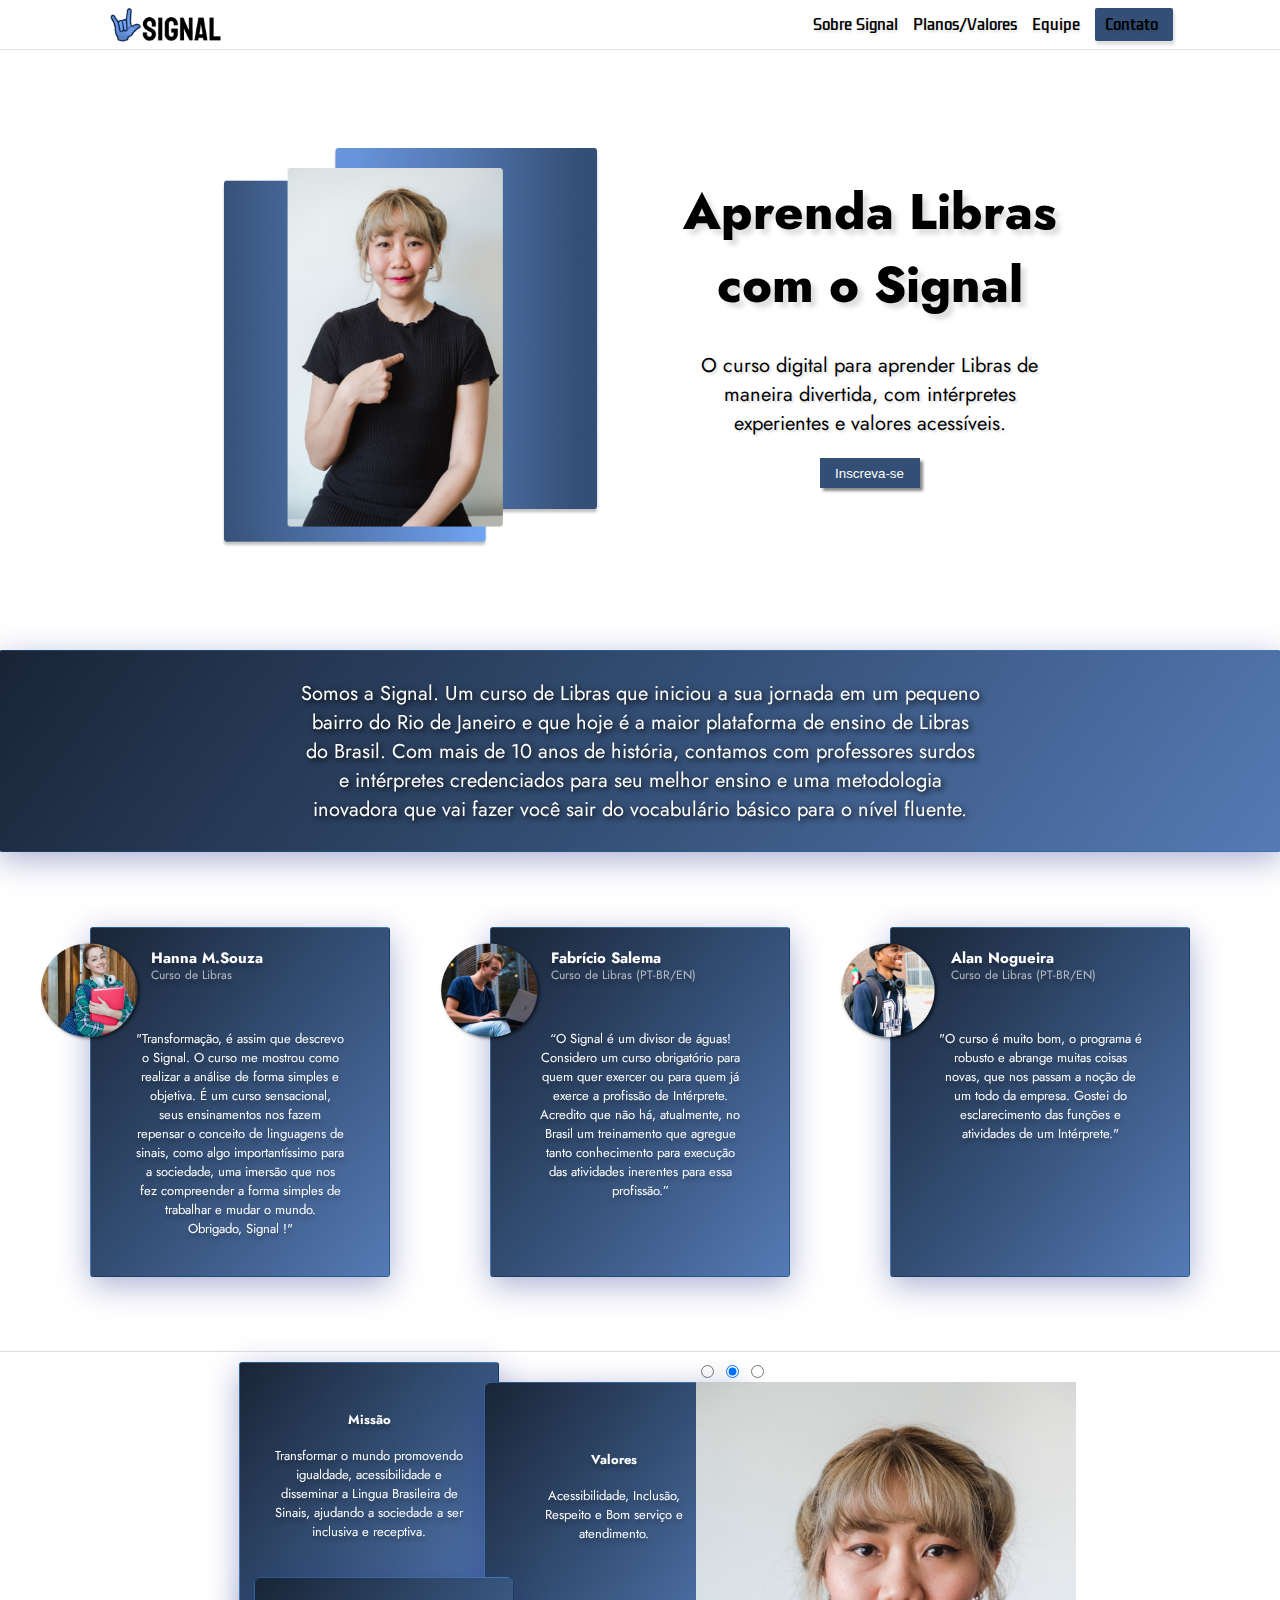
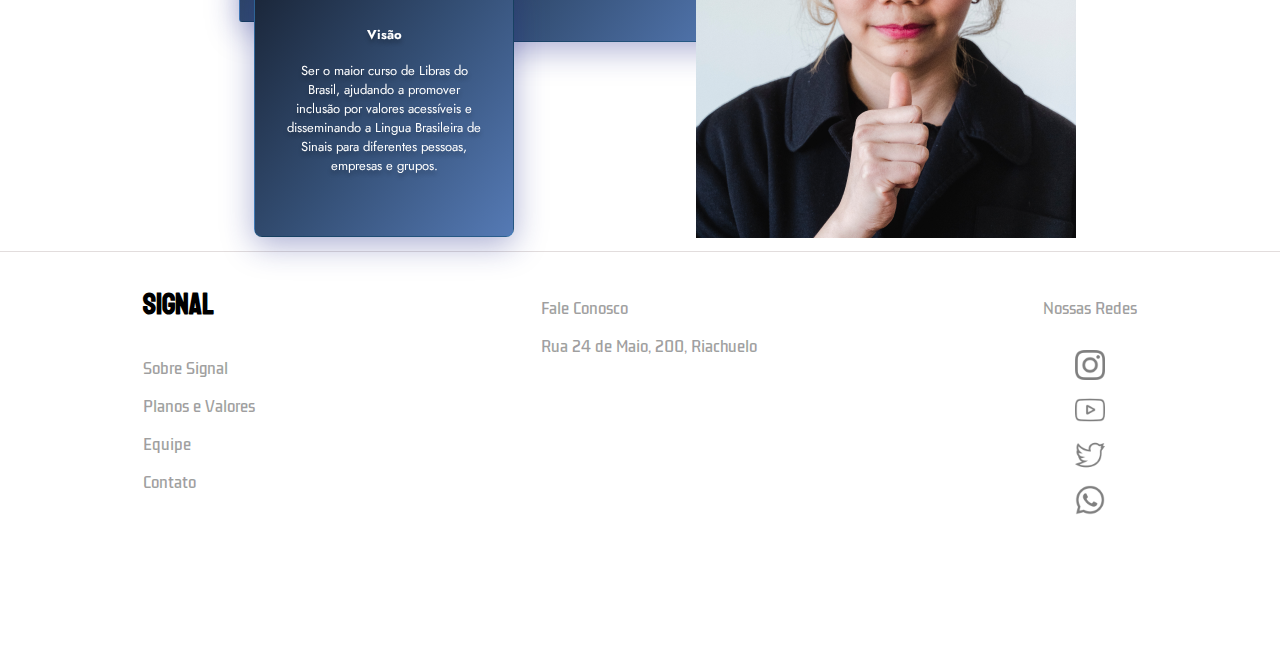
<file: index.html>
<!DOCTYPE html>
<html lang="pt-br">

<head>
  <meta charset="UTF-8" />
  <meta http-equiv="X-UA-Compatible" content="IE=edge" />
  <meta name="viewport" content="width=device-width, initial-scale=1.0" />
  <title>Signal</title>
  <link rel="stylesheet" href="./css/style.css" />
  <link rel="shortcut icon" href="./img/favicon-32x32.png" type="image/x-icon">
  <style>
    @import url("https://fonts.googleapis.com/css2?family=Koulen&display=swap");
    @import url("https://fonts.googleapis.com/css2?family=Kdam+Thmor+Pro&display=swap");
    @import url("https://fonts.googleapis.com/css2?family=Jost:wght@400;500;600;800&display=swap");
  </style>
</head>

<body>
  <header>
    <!-- here goes de navbar of all the pages -->
    <nav>
      <a href="./index.html"><img src="./img/Logo.png" alt="logo" /></a>
      <ul id="menubox">
        <a href="index.html">
          <li>Sobre Signal</li>
        </a>
        <a href="./planoValores.html">
          <li>Planos/Valores</li>
        </a>
        <a href="./equipe.html">
          <li>Equipe</li>
        </a>
        <div id="contato">
          <a id="contatolink" href="./contato.html">
            <li>Contato</li>
          </a>
        </div>
      </ul>
    </nav>
  </header>

  <main id="conteudoprincipal">
    <!-- Section1 will receive photos and a small text -->
    <section id="secao1">
      <div>
        <img src="./img/fotos1.png" alt="fotointerprete" />
      </div>
      <div id="conteudo2">
        <h1>Aprenda Libras com o Signal</h1>
        <p>O curso digital para aprender Libras de maneira divertida, com
          intérpretes experientes e valores acessíveis.</p>
        <a href="./planoValores.html"><button class="button"> Inscreva-se</button></a>
      </div>
    </section>
    <section id="secao2">
      <!-- Section2 will a small text -->
      <p>Somos a Signal. Um curso de Libras que iniciou a sua jornada em um
        pequeno bairro do Rio de Janeiro e que hoje é a maior plataforma de
        ensino de Libras do Brasil. Com mais de 10 anos de história, contamos
        com professores surdos e intérpretes credenciados para seu melhor
        ensino e uma metodologia inovadora que vai fazer você sair do
        vocabulário básico para o nível fluente.</p>
    </section>
    <section id="secao3">
      <!-- Section3 will receive cards with student's comments -->
      <div id="card1">
        <div class="imgstudent">
          <img src="./img/fotocoment1.png" alt="foto de perfil do aluno" />
        </div>
        <div class="infostudent">
          <h4>Hanna M.Souza</h4>
          <p>Curso de Libras</p>
        </div>
        <div class="commentstudent">
          <p>"Transformação, é assim que descrevo o Signal. O curso me mostrou como realizar a análise de forma simples
            e
            objetiva. É um curso sensacional, seus ensinamentos nos fazem repensar o conceito de linguagens de sinais,
            como algo importantíssimo para a sociedade, uma imersão que nos fez compreender a forma simples de trabalhar
            e mudar o mundo.
            Obrigado, Signal !"

          </p>
        </div>
      </div>
      <div id="card2">
        <div class="imgstudent">
          <img src="./img/fotocoment2.png" alt="foto de perfil do aluno2" />
        </div>
        <div class="infostudent">
          <h4>Fabrício Salema</h4>
          <p>Curso de Libras (PT-BR/EN)</p>
        </div>
        <div class="commentstudent">
          <p>“O Signal é um divisor de águas!
            Considero um curso obrigatório para quem quer exercer ou para quem já exerce a profissão de Intérprete.
            Acredito que não há, atualmente, no Brasil um treinamento que agregue tanto conhecimento para execução das
            atividades inerentes para essa profissão.”

          </p>
        </div>
      </div>
      <div id="card3">
        <div class="imgstudent">
          <img src="./img/fotocoment3.png" alt="foto de perfil do alunoe" />
        </div>
        <div class="infostudent">
          <h4>Alan Nogueira</h4>
          <p>Curso de Libras (PT-BR/EN)</p>
        </div>
        <div class="commentstudent">
          <p>"O curso é muito bom, o programa é robusto e abrange muitas coisas novas, que nos passam a noção de um todo
            da empresa. Gostei do esclarecimento das funções e atividades de um Intérprete."

          </p>
        </div>
      </div>
    </section>
    <section id="secao4">
      <!-- Section4 will receive photos and information about the business -->
      <div class="boxescontainer">
        <div class="boxescontent">
          <div class="box1">
            <div>
              <h4>Missão</h4>
              <p>
                Transformar o mundo promovendo igualdade, acessibilidade e disseminar a Lingua Brasileira de Sinais, ajudando a sociedade a ser inclusiva e receptiva.
              </p>
            </div>
          </div>
          <div class="box2">
            <div>
              <h4>Valores</h4>
              <p>
                Acessibilidade, Inclusão, Respeito e Bom serviço e atendimento.
              </p>
            </div>
          </div>
          <div class="box3">
            <div>
              <h4>Visão</h4>
              <p>
                Ser o maior curso de Libras do Brasil, ajudando a promover inclusão por valores acessíveis e disseminando a Lingua Brasileira de Sinais para diferentes pessoas, empresas e grupos.
              </p>
            </div>
          </div>
        </div>
      </div>
      <section class="slider">
        <input name="slide" type="radio" />
        <input name="slide" type="radio" checked />
        <input name="slide" type="radio" />
        <div class="slider-content">
          <div class="slider-item"><img src="./img/img41.png" alt="Foto de uma intérprete" /></div>
          <div class="slider-item"><img src="./img/img42.png" alt="Foto de uma intérprete" /></div>
          <div class="slider-item"> <img src="./img/img43.png" alt="Foto de uma intérprete" /></div>
        </div>
      </section>

  </main>
  <footer>
    <div id="footer1">
      <!-- here goes de footer of all the pages -->
      <h2>Signal</h2>
      <a href="./index.html">
        <h3>Sobre Signal</h3>
      </a>
      <a href="./planoValores.html">
        <h3>Planos e Valores</h3>
      </a>
      <a href="./equipe.html">
        <h3>Equipe</h3>
      </a>
      <a href="./contato.html">
        <h3>Contato</h3>
      </a>
    </div>
    <div id="footer2">
      <h3>Fale Conosco</h3>
      <h3>Rua 24 de Maio, 200, Riachuelo</h3>
      <iframe
        src="https://www.google.com/maps/embed?pb=!1m18!1m12!1m3!1d3675.3072256636356!2d-43.257257885034264!3d-22.902036385014235!2m3!1f0!2f0!3f0!3m2!1i1024!2i768!4f13.1!3m3!1m2!1s0x997dd457319835%3A0x8e00f824df6ef44a!2sR.%20Vinte%20e%20Quatro%20de%20Maio%2C%20400%20-%20Riachuelo%2C%20Rio%20de%20Janeiro%20-%20RJ%2C%2020950-090!5e0!3m2!1sen!2sbr!4v1663795627094!5m2!1sen!2sbr"
        width="200" height="200" style="border: 0" allowfullscreen="" loading="lazy"
        referrerpolicy="no-referrer-when-downgrade"></iframe>
    </div>
    <div id="footer3">
      <h3>Nossas Redes</h3>
      <img src="./img/instagram 1.png" alt="Logo Instagram">
      <img src="./img/youtube 1.png" alt="Logo Youtube">
      <img src="./img/twitter 1.png" alt="Logo Twitter">
      <img src="./img/whatsapp 1.png" alt="Logo Whatsapp">
    </div>
  </footer>
</body>

</html>
</file>
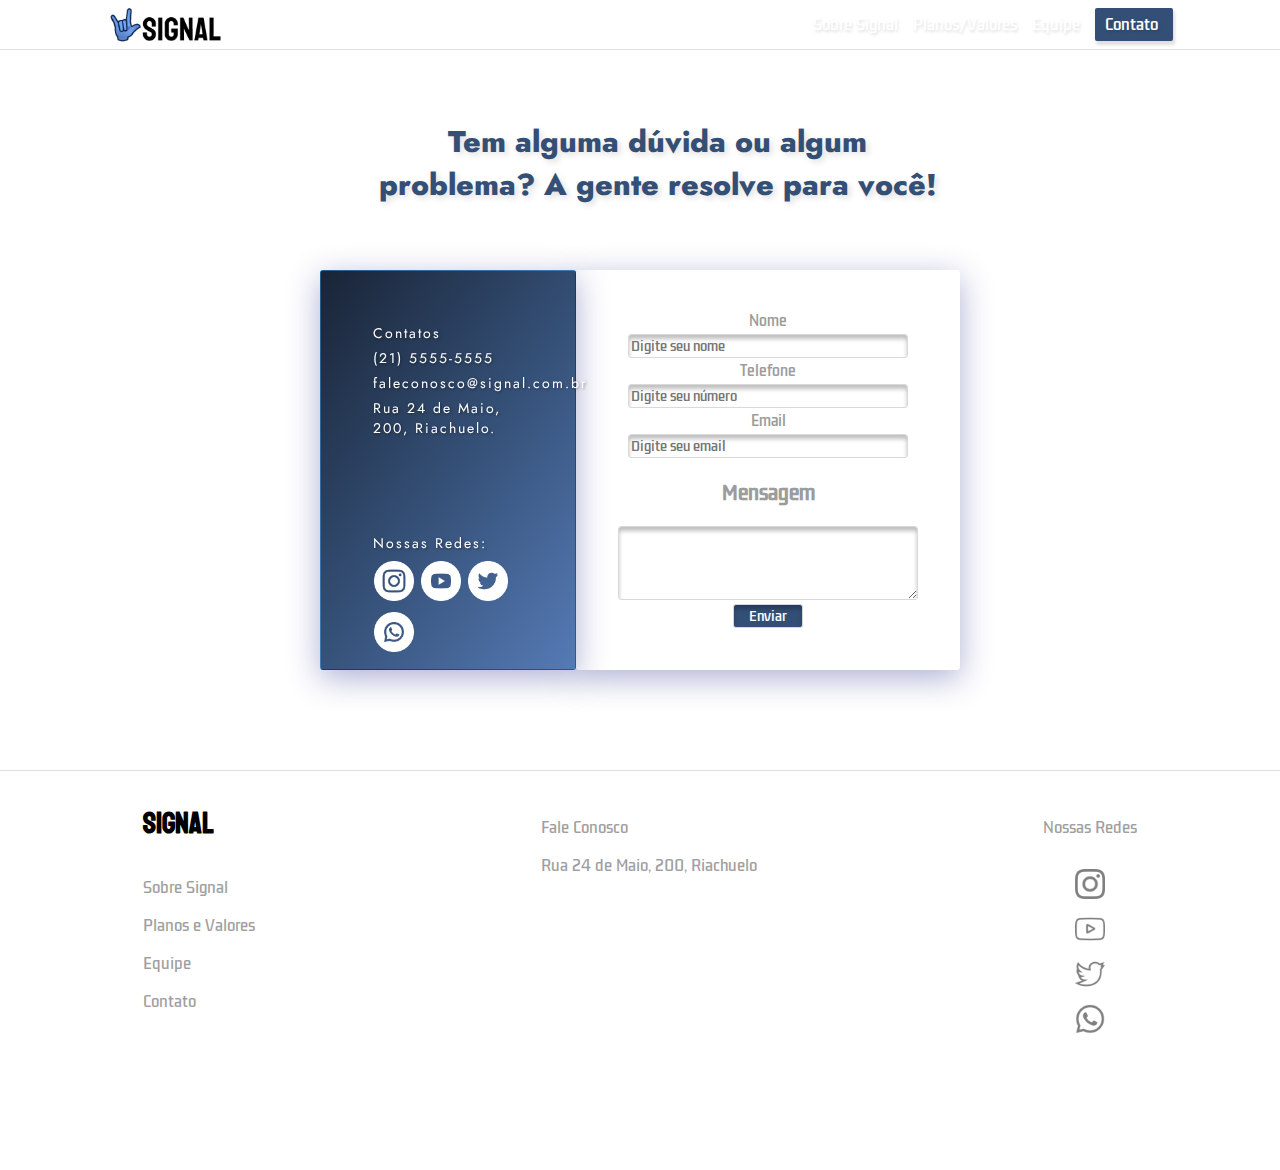
<file: contato.html>
<!DOCTYPE html>
<html lang="pt-br">

<head>
  <meta charset="UTF-8" />
  <meta http-equiv="X-UA-Compatible" content="IE=edge" />
  <meta name="viewport" content="width=device-width, initial-scale=1.0" />
  <title>Signal</title>
  <link rel="stylesheet" href="./css/styleContato.css" />
  <link rel="shortcut icon" href="/img/favicon-32x32.png" type="image/x-icon">

  <style>
    @import url("https://fonts.googleapis.com/css2?family=Koulen&display=swap");
    @import url("https://fonts.googleapis.com/css2?family=Kdam+Thmor+Pro&display=swap");
    @import url("https://fonts.googleapis.com/css2?family=Jost:wght@400;500;600;800&display=swap");
  </style>
  <script src="./js/script.js"></script>
</head>

<body>
  <header>
    <!-- here goes de navbar of all the pages -->
    <nav>
      <a href="./index.html"><img src="./img/Logo.png" alt="logo" /></a>
      <ul id="menubox">
        <a href="index.html">
          <li>Sobre Signal</li>
        </a>
        <a href="./planoValores.html">
          <li>Planos/Valores</li>
        </a>
        <a href="/equipe.html">
          <li>Equipe</li>
        </a>
        <div id="contato">
          <a id="contatolink" href="./contato.html">
            <li>Contato</li>
          </a>
        </div>
        </div>
      </ul>
    </nav>
  </header>

  <main>
    <h1 class="meu_h1">
      Tem alguma dúvida ou algum
      problema? A gente resolve para você!
    </h1>
    <section class="container">
      <div class="contatoss">
        <h4>Contatos</h4>
        <h4>(21) 5555-5555</h4>
        <h4>faleconosco@signal.com.br</h4>
        <h4>Rua 24 de Maio, 200, Riachuelo.</h4>
        <h4 class="nossasredes">Nossas Redes:</h4>
        <div class="redes">
          <img src="./img/instagram.png" alt="Logo Instagram" />
          <img src="./img/youtube.png" alt="Logo Youtube" />
          <img src="./img/twitter.png" alt="Logo Twitter" />
          <img src="./img/whatsapp.png" alt="Logo Whatsapp" />
        </div>
      </div>

      <div class="formulario">
        <form action="">
          <label>Nome</label>
          <input type="text" placeholder="Digite seu nome" id="vName" />
        </form>
        <form>
          <label>Telefone</label>
          <input type="tel" placeholder="Digite seu número" id="vTel" />
        </form>
        <form>
          <label>Email</label>
          <input type="text" placeholder="Digite seu email" id="vEmail" />
        </form>
        <h3>Mensagem</h3>
        <textarea cols="24" rows="5" id="vMessage"></textarea>
        <button type="submit" value="Enviar" onclick="validarCampos()" style="background: #344F75;
         color: white;
         width: 70px;
         height:30px;
         cursor:pointer;" />
        Enviar
        </button>

      </div>
    </section>
  </main>

  <footer>
    <div id="footer1">
      <!-- here goes de footer of all the pages -->
      <h2>Signal</h2>
      <a href="./index.html">
        <h3>Sobre Signal</h3>
      </a>
      <a href="./planoValores.html">
        <h3>Planos e Valores</h3>
      </a>
      <a href="./equipe.html">
        <h3>Equipe</h3>
      </a>
      <a href="./contato.html">
        <h3>Contato</h3>
      </a>
    </div>
    <div id="footer2">
      <h3>Fale Conosco</h3>
      <h3>Rua 24 de Maio, 200, Riachuelo</h3>
      <iframe
        src="https://www.google.com/maps/embed?pb=!1m18!1m12!1m3!1d3675.3072256636356!2d-43.257257885034264!3d-22.902036385014235!2m3!1f0!2f0!3f0!3m2!1i1024!2i768!4f13.1!3m3!1m2!1s0x997dd457319835%3A0x8e00f824df6ef44a!2sR.%20Vinte%20e%20Quatro%20de%20Maio%2C%20400%20-%20Riachuelo%2C%20Rio%20de%20Janeiro%20-%20RJ%2C%2020950-090!5e0!3m2!1sen!2sbr!4v1663795627094!5m2!1sen!2sbr"
        width="200" height="200" style="border: 0" allowfullscreen="" loading="lazy"
        referrerpolicy="no-referrer-when-downgrade"></iframe>
    </div>
    <div id="footer3">
      <h3>Nossas Redes</h3>
      <img src="./img/instagram 1.png" alt="Logo Instagram" />
      <img src="./img/youtube 1.png" alt="Logo Youtube" />
      <img src="./img/twitter 1.png" alt="Logo Twitter" />
      <img src="./img/whatsapp 1.png" alt="Logo Whatsapp" />
    </div>
  </footer>
</body>

</html>
</file>
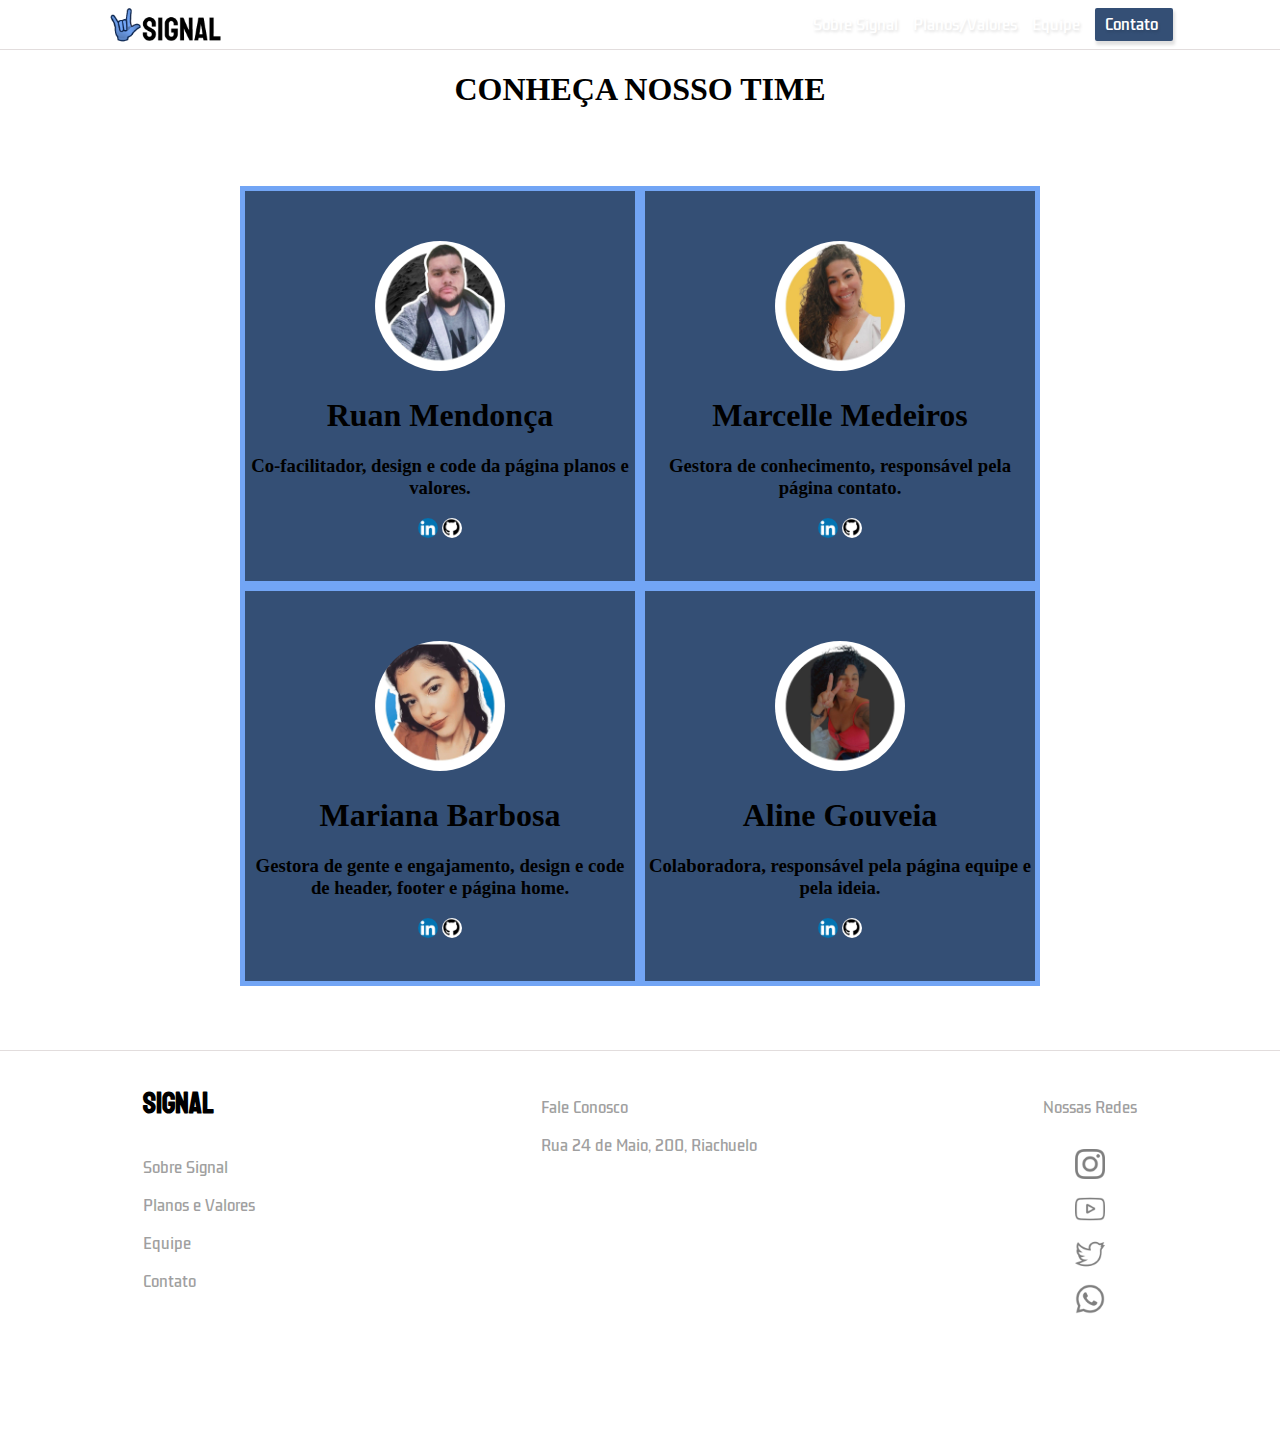
<file: equipe.html>
<!DOCTYPE html>
<html lang="pt-br">
<head>
    <meta charset="UTF-8">
    <meta http-equiv="X-UA-Compatible" content="IE=edge">
    <meta name="viewport" content="width=device-width, initial-scale=1.0">
    <link rel="stylesheet" href="./css/styleEquipe.css">
    <link rel="shortcut icon" href="./img/favicon-32x32.png" type="image/x-icon">

    <title>Signal</title>
    <style>
        @import url('https://fonts.googleapis.com/css2?family=Koulen&display=swap');
        @import url('https://fonts.googleapis.com/css2?family=Kdam+Thmor+Pro&display=swap');
        @import url('https://fonts.googleapis.com/css2?family=Jost:wght@400;500;600;800&display=swap');
    </style>
</head>
<body>
    <header>        <!-- here goes de navbar of all the pages --> 
        <nav>         
            <a href="./index.html"><img src="./img/Logo.png" alt="logo" /></a>
            <ul id="menubox">
                <a href="index.html">
                  <li>Sobre Signal</li>
                </a>
                <a href="./planoValores.html"><li>Planos/Valores</li></a>
                <a href="/equipe.html">
                  <li>Equipe</li>
                </a>
                <div id="contato">
                  <a id="contatolink" href="./contato.html">
                    <li>Contato</li>
                  </a>
                </div>
            </ul>
        </nav>
    </header>
    <main>
      <div class="titulo">
        <h1>CONHEÇA NOSSO TIME</h1>
    </div>
    <div class="div_geral">
    <div class="div_bloco_1">
    <div class="minha-div-ruan">
        <img src="./img/Ruan.jpg"
        width="130">
        <p><h1>Ruan Mendonça</h1></p>
        <h3>Co-facilitador, design e code da página planos e valores.</h3>
        <a href="www.linkedin.com/in/ruanmendonça">
            <img  class="icones"src="./img/LinkedIn_logo_initials.png">
        </a>
        <a href="www.github.com/ruanthow">
            <img class="icones" src="./img/github logo.jpg">
        </a>
        </div>
    
    <div class="minha-div-mariana">
        <img src="./img/mariana.jpg"
        width="130">
        <p><h1>Mariana Barbosa</h1></p>
        <h3>Gestora de gente e engajamento, design e code de header, footer e página home.</h3>
        <a href=" https://www.linkedin.com/in/mariana-barbosaa">
            <img  class="icones"src="./img/LinkedIn_logo_initials.png">
        </a>
      <a href="https://github.com/barbmariana">
        <img class="icones" src="./img/github logo.jpg">
    </a>
    </div>
    </div>
    
    <div class="div_bloco_2">
    <div class="minha-div-marcelle">
        <img src="./img/Macelle.jpg"
        width="130">
        <p><h1>Marcelle Medeiros</h1></p>
        <h3>Gestora de conhecimento, responsável pela página contato.</h3>
        <a href="https://www.linkedin.com/in/marcelle-medeiros-19809624a">
            <img  class="icones" src="./img/LinkedIn_logo_initials.png">
        </a>
        <a href="https://github.com/marcellemedeiros">
            <img  class="icones"src="./img/github logo.jpg">
        </a>
    </div>
    
    <div class="minha-div-aline">
        <img src="./img/aline.jpg"
        width="130">
     <p><h1>Aline Gouveia</h1></p>
     <h3>Colaboradora, responsável pela página equipe e pela ideia.</h3>
     <a href="https://www.linkedin.com/in/aline-gouveia-0197a8249/">
        <img  class="icones"src="./img/LinkedIn_logo_initials.png">
    </a>
    <a href="https://github.com/Alinegouveiarj">
        <img class="icones" src="./img/github logo.jpg">
    </a>
     </a>
    </div>
    </div>
     </div>
    </main>
    <footer>
        <div id="footer1">        <!-- here goes de footer of all the pages -->
            <h2>Signal</h2>
            <a href="./index.html">
              <h3>Sobre Signal</h3>
            </a>
            <a href="./planoValores.html">
              <h3>Planos e Valores</h3>
            </a>
            <a href="./equipe.html">
              <h3>Equipe</h3>
            </a>
            <a href="./contato.html">
              <h3>Contato</h3>
            </a>
          </div>
          <div id="footer2">
            <h3>Fale Conosco</h3>
            <h3>Rua 24 de Maio, 200, Riachuelo</h3>
            <iframe
              src="https://www.google.com/maps/embed?pb=!1m18!1m12!1m3!1d3675.3072256636356!2d-43.257257885034264!3d-22.902036385014235!2m3!1f0!2f0!3f0!3m2!1i1024!2i768!4f13.1!3m3!1m2!1s0x997dd457319835%3A0x8e00f824df6ef44a!2sR.%20Vinte%20e%20Quatro%20de%20Maio%2C%20400%20-%20Riachuelo%2C%20Rio%20de%20Janeiro%20-%20RJ%2C%2020950-090!5e0!3m2!1sen!2sbr!4v1663795627094!5m2!1sen!2sbr"
              width="200"
              height="200"
              style="border: 0"
              allowfullscreen=""
              loading="lazy"
              referrerpolicy="no-referrer-when-downgrade"
            ></iframe>
          </div>
          <div id="footer3">
            <h3>Nossas Redes</h3>
            <img src="./img/instagram 1.png" alt="Logo Instagram">
            <img src="./img/youtube 1.png" alt="Logo Youtube">
            <img src="./img/twitter 1.png" alt="Logo Twitter">
            <img src="./img/whatsapp 1.png" alt="Logo Whatsapp">
          </div>
    </footer>
</body>
</html>
</file>
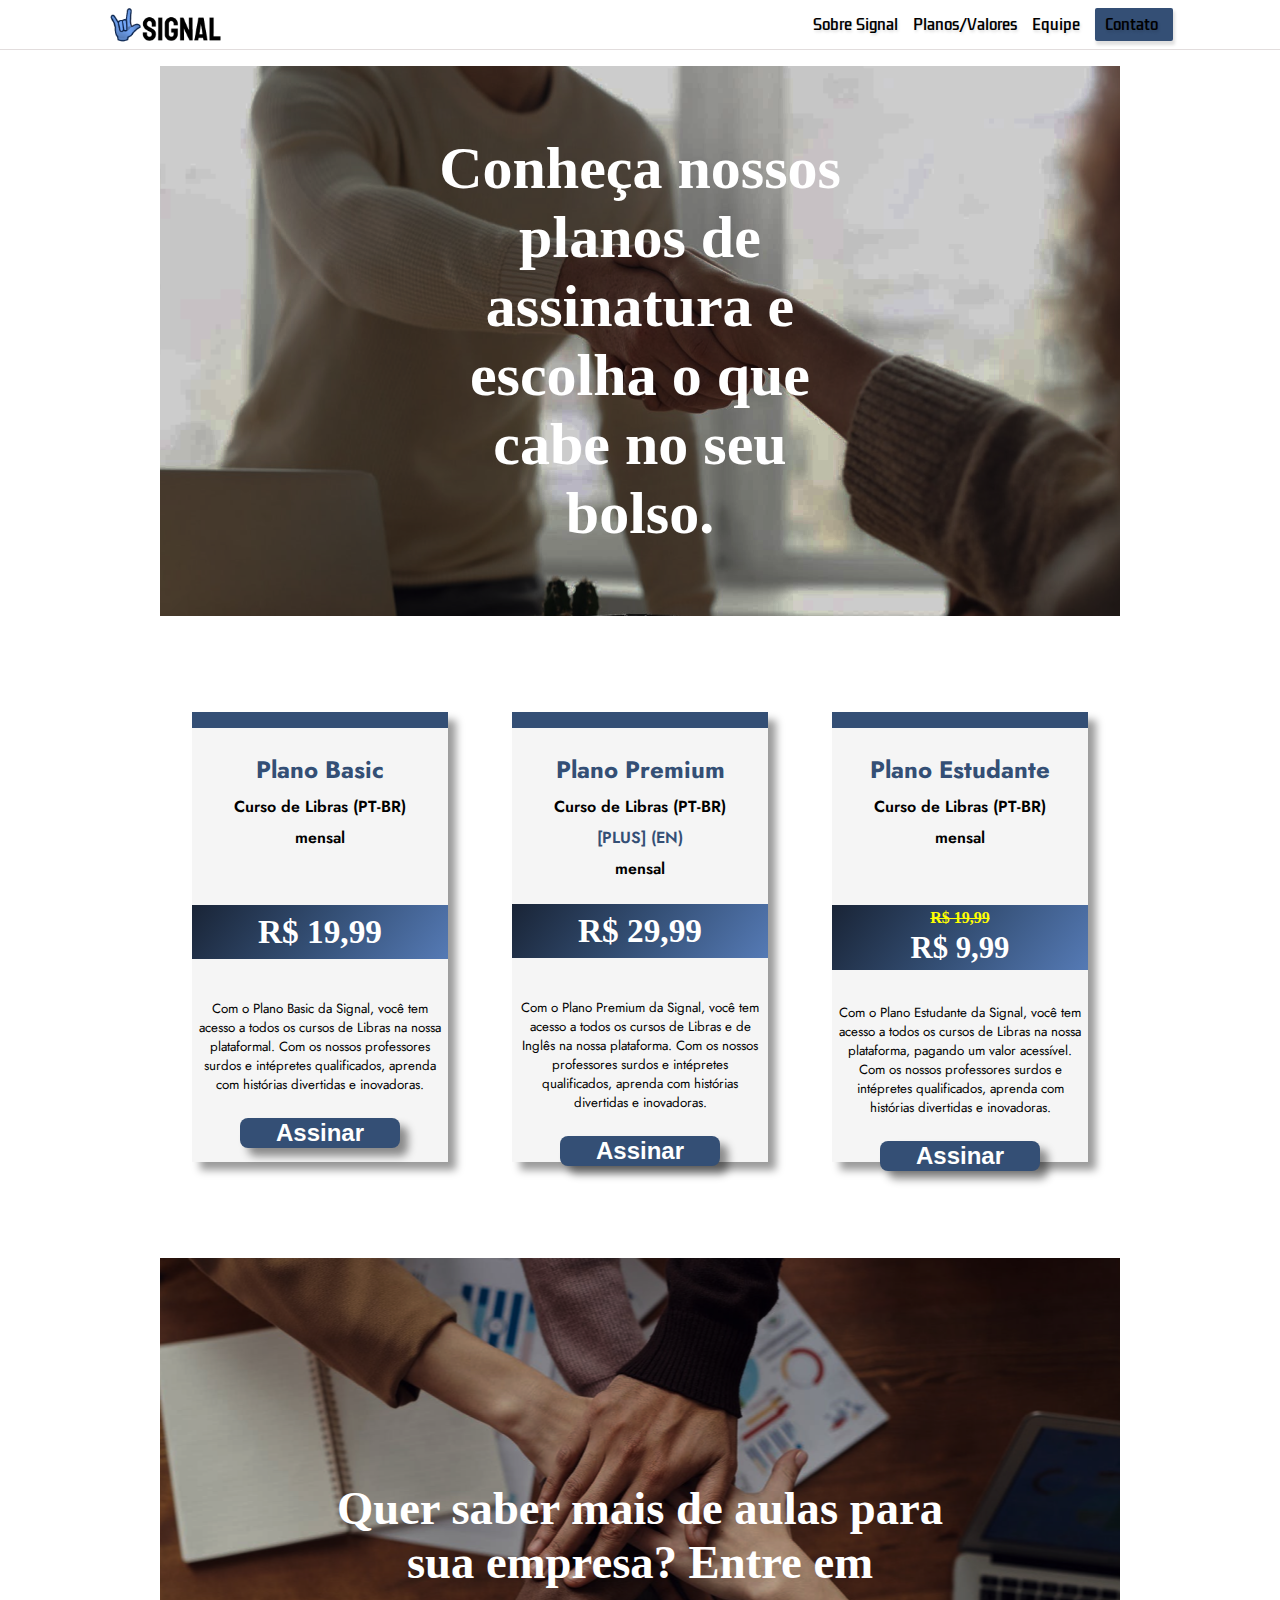
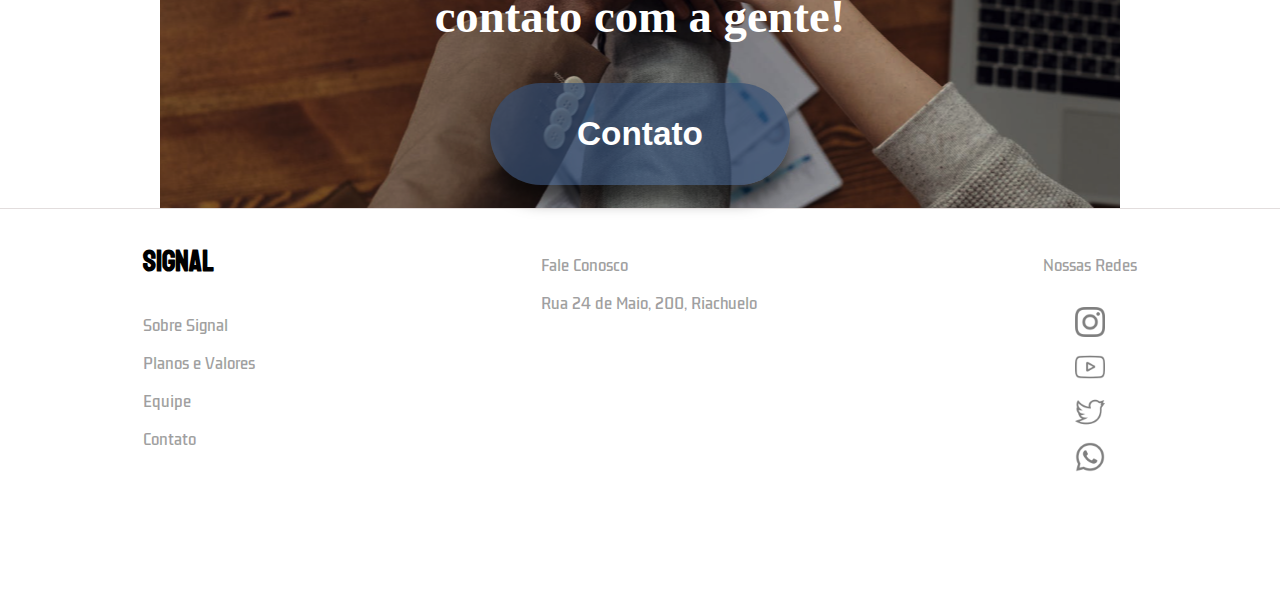
<file: planoValores.html>
<!DOCTYPE html>
<html lang="pt-br">

<head>
    <meta charset="UTF-8">
    <meta http-equiv="X-UA-Compatible" content="IE=edge">
    <meta name="viewport" content="width=device-width, initial-scale=1.0">
    <title>Signal</title>
    <link rel="stylesheet" href="./css/stylePlanoValores.css">
    <link rel="shortcut icon" href="./img/favicon-32x32.png" type="image/x-icon">
    <style>
        @import url('https://fonts.googleapis.com/css2?family=Koulen&display=swap');
        @import url('https://fonts.googleapis.com/css2?family=Kdam+Thmor+Pro&display=swap');
        @import url('https://fonts.googleapis.com/css2?family=Jost:wght@400;500;600&display=swap');
    </style>
</head>

<body>
    <header>        <!-- here goes de navbar of all the pages --> 
        <nav>         
            <a href="./index.html"><img src="./img/Logo.png" alt="logo" /></a>
            <ul id="menubox">
                <a href="index.html">
                  <li>Sobre Signal</li>
                </a>
                <a href="./planoValores.html"><li>Planos/Valores</li></a>
                <a href="./equipe.html">
                  <li>Equipe</li>
                </a>
                <div id="contato">
                    <a id="contatolink" href="./contato.html">
                      <li>Contato</li>
                    </a>
                  </div>
            </ul>
        </nav>
    </header>
    <main>
        <section class="container">
            <div class="mainBanner">
                <p>
                    Conheça nossos planos de assinatura e escolha o que cabe no seu bolso.
                </p>
            </div>
            <div class="cardContainer">
                <!-- CARD ONE -->
                <div class="cardPlans">
                    <div class="cardContent">
                        <h1>Plano Basic</h1>
                        <p>Curso de Libras (PT-BR)</p>
                        <p>mensal</p>
                    </div>
                    <span class="cardValue">R$ 19,99</span>
                    <p class="cardDescription">
                        Com o Plano Basic da Signal, você tem acesso a todos os cursos de Libras na nossa plataformal.
                        Com os nossos professores surdos e intépretes qualificados, aprenda com histórias divertidas e
                        inovadoras.
                    </p>
                    <button>Assinar</button>
                </div>
                <div class="cardPlans">
                    <!-- CARD TWO -->
                    <div class="cardContent">
                        <h1>Plano Premium</h1>
                        <p>Curso de Libras (PT-BR)</p>
                        <p class="cardPlusContent">[PLUS]  (EN)</p>
                        <p>mensal</p>
                    </div>
                    <span class="cardValuePlus">R$ 29,99</span>
                    <p class="cardDescription">
                        Com o Plano Premium da Signal, você tem acesso a todos os cursos de Libras e de Inglês na nossa
                        plataforma. Com os nossos professores surdos e intépretes qualificados, aprenda com histórias
                        divertidas e inovadoras.
                    </p>
                    <button>Assinar</button>
                </div>
                <div class="cardPlans">
                    <!-- CARD THREE -->
                    <div class="cardContent">
                        <h1>Plano Estudante</h1>
                        <p>Curso de Libras (PT-BR)</p>
                        <p>mensal</p>
                    </div>
                    <div class="cardDiscont">
                        <span>R$ 19,99</span>
                        <span>R$ 9,99</span>
                    </div>
                    <p class="cardDescription">
                        Com o Plano Estudante da Signal, você tem acesso a todos os cursos de Libras na nossa
                        plataforma, pagando um valor acessível. Com os nossos professores surdos e intépretes
                        qualificados, aprenda com histórias divertidas e inovadoras.
                    </p>
                    <button>Assinar</button>
                </div>
            </div>
            <div class="businessPlan">
                <p>Quer saber mais de aulas para sua empresa? Entre em contato com a gente!</p>
                <a href=""><button>Contato</button></a>
            </div>
        </section>
    </main>
    <footer>
        <div id="footer1">        <!-- here goes de footer of all the pages -->
            <h2>Signal</h2>
            <a href="./index.html">
              <h3>Sobre Signal</h3>
            </a>
            <a href="./planoValores.html">
              <h3>Planos e Valores</h3>
            </a>
            <a href="./equipe.html">
              <h3>Equipe</h3>
            </a>
            <a href="./contato.html">
              <h3>Contato</h3>
            </a>
          </div>
          <div id="footer2">
            <h3>Fale Conosco</h3>
            <h3>Rua 24 de Maio, 200, Riachuelo</h3>
            <iframe
              src="https://www.google.com/maps/embed?pb=!1m18!1m12!1m3!1d3675.3072256636356!2d-43.257257885034264!3d-22.902036385014235!2m3!1f0!2f0!3f0!3m2!1i1024!2i768!4f13.1!3m3!1m2!1s0x997dd457319835%3A0x8e00f824df6ef44a!2sR.%20Vinte%20e%20Quatro%20de%20Maio%2C%20400%20-%20Riachuelo%2C%20Rio%20de%20Janeiro%20-%20RJ%2C%2020950-090!5e0!3m2!1sen!2sbr!4v1663795627094!5m2!1sen!2sbr"
              width="200"
              height="200"
              style="border: 0"
              allowfullscreen=""
              loading="lazy"
              referrerpolicy="no-referrer-when-downgrade"
            ></iframe>
          </div>
          <div id="footer3">
            <h3>Nossas Redes</h3>
            <img src="./img/instagram 1.png" alt="Logo Instagram">
            <img src="./img/youtube 1.png" alt="Logo Youtube">
            <img src="./img/twitter 1.png" alt="Logo Twitter">
            <img src="./img/whatsapp 1.png" alt="Logo Whatsapp">
          </div>
    </footer>
</body>

</html>
</file>
<file: css/style.css>
*{
    box-sizing: border-box;
}
body{
    margin: 0 0 0 0;
    display: flex;
    flex-direction: column;
    width: 100%;
}

/* MENU */


header{
    width: 100%;
    height: 50px;
    display: flex;
    background-color: white;
    border-bottom: 1px solid #E2DDDD;
}
nav{
    /* margin: 0 100px 0 100px; */
    width: 100%;
    display: flex;
    flex-direction: row;
    justify-content: space-around;

}
nav a{
    text-decoration: none;
    color: #000000;
    transition: all 0.2s;
}
nav a:hover{
    color: #557AB5;
}
nav img{
    width: 120px;
    height: 50px;
    margin-left: -150px;

}
#menubox{
    display: flex;
    flex-direction: row;
    align-items: center;
    list-style: none;
    margin-right: -150px;

}

#menubox li{
    font-family: 'Kdam Thmor Pro', sans-serif;
    font-size: 15px;
    padding-right: 15px;
    font-weight: 400;
    text-shadow: 0.1em 0.1em 0.2em #00000020 ;
}
#contato{
    background-color: #344F75;
    color: white;
     padding: 5px 0px 5px 10px ;
     border-radius: 2px;
    box-shadow: 0.1em 0.2em 0.2em #00000020 ;
}
a{
    text-decoration: none;
}
a:visited {
    text-decoration: none;
    color: black;
 }

#contato a:visited{
     color:white;
}


/*  Main */

#conteudoprincipal{
    display: flex;
    width: 100%;
    flex-direction: column;
    justify-content: center;
    align-items: center;
}
#secao1{
    width: 100%;
    height: 600px;
    display: flex;
    flex-direction: row;
    align-items: center;
    justify-content: center;
}
#secao1 img{
    height: 400px;
    width: 379px;
    margin-right: 50px;
}
#conteudo2{
    margin: 10px 0 80px 30px;
    font-family: 'Jost', sans-serif;
    width: 379px;
    display: flex;
    flex-direction: column;
    align-items: center;
    justify-content: center;
    text-align: center;
}
#conteudo2 h1{
    margin-bottom: 10px;
    font-weight: 800;
    font-size: 50px;
    text-shadow: 0.1em 0.1em 0.1em #00000023  ;
}
#conteudo2 p{
    font-weight: 400;
    font-size: 20px;
    text-shadow: 0.1em 0.1em 0.1em #00000022  ;

}
.button{
    height: 30px;
    width: 100px;
    color: white;
    background-color:#344F75 ;
    border: white;
    box-shadow: 0.2em 0.2em 0.2em rgba(0, 0, 0, 0.459);
    cursor: pointer;
}
.button:hover{
    background: rgb(114, 164, 245);
}

#secao2{
    box-sizing: content-box;
    width: 100%;
    height: 200px;
    display: flex;
    justify-content: center;
    align-items: center;
    text-align: center;
    background-image: linear-gradient(-233deg,#192436, #344F75, #557AB5);
    box-shadow: 0 8px 32px 0 rgba(31, 38, 135, 0.37);
    backdrop-filter: blur( 13.5px );
    -webkit-backdrop-filter: blur( 13.5px );
    border-radius: 3px;
    border: 1px solid rgba(12, 126, 192, 0.274); 
}
#secao2 p{
    color: white;
    font-family: 'Jost', sans-serif;
    font-size: 20px;
    margin: 0px 300px 0px 300px;
    text-shadow: 0.1em 0.1em 0.3em #000000 ;

}
#secao3{
    width: 100%;
    height: 500px;
    display: flex;
    justify-content: center;
    align-items: center;
    background-color: white;
    border-bottom: 1px solid #E2DDDD;
    font-family: Jost, sans-serif;
}
#card1{
    height: 350px;
    width: 300px;
    background-image: linear-gradient(-233deg,#192436, #344F75, #557AB5);
    box-shadow: 0 8px 32px 0 rgba( 31, 38, 135, 0.37 );
    backdrop-filter: blur( 13.5px );
    -webkit-backdrop-filter: blur( 13.5px );
    border-radius: 3px;
    border: 1px solid rgba(12, 126, 192, 0.274);       
    position: relative;
    display: flex;
    flex-direction: column;

}
.imgstudent{
    display: flex;
    justify-content: center;
    position: absolute;
    left: -50px;
    top: 15px;
    box-shadow: 0.1em 0.1em 0.2em rgba(0, 0, 0, 0.596) ;
    border-radius: 100%;


}
.infostudent{
    margin-left: 60px;
    text-shadow: 0px 4px 4px rgba(0, 0, 0, 0.25);
    font-size: 12px;
    color: rgba(255, 255, 255, 0.63);

}
.infostudent h4{
    margin-bottom: -15px;
    font-size: 15px;
    color:white;

}
.commentstudent{
    width: 70%;
    margin: 45px;
    text-align: center;
    margin-top: 20px;
    text-shadow: 0px 4px 4px rgba(0, 0, 0, 0.25);
    font-size: 13px;
    color: white;
}
#card2{
    height: 350px;
    width: 300px;
    background-image: linear-gradient(-233deg,#192436, #344F75, #557AB5);
    box-shadow: 0 8px 32px 0 rgba( 31, 38, 135, 0.37 );
    backdrop-filter: blur( 13.5px );
    -webkit-backdrop-filter: blur( 13.5px );
    border-radius: 3px;
    border: 1px solid rgba(12, 126, 192, 0.274);       
    margin: 0 100px;
    position: relative;
    display: flex;
    flex-direction: column;
}
#card3{
    height: 350px;
    width: 300px;
    background-image: linear-gradient(-233deg,#192436, #344F75, #557AB5);
    box-shadow: 0 8px 32px 0 rgba( 31, 38, 135, 0.37 );
    backdrop-filter: blur( 13.5px );
    -webkit-backdrop-filter: blur( 13.5px );
    border-radius: 3px;
    border: 1px solid rgba(12, 126, 192, 0.274);       
    position: relative;
    display: flex;
    flex-direction: column;
}

#secao4{
    width: 100%;
    height: 500px;
    display: flex;
    flex-direction: row;
    background-color: white;
    border-bottom: 1px solid #E2DDDD;
    align-items: center;
    justify-content: center;

}

.boxescontainer{
    width: 40%;
    height: 480px;
    display: flex;
    flex-direction: row;
    color: white;
    
    text-shadow: 0px 4px 4px rgba(0, 0, 0, 0.25);
    font-family: 'Jost', sans-serif;
    font-size: 13px;
}
.boxescontent{
    width: 500px;
    position: relative;
}
.box1{
    text-align: center;
    width: 260px;
    height: 260px;
    background-image: linear-gradient(-233deg,#192436, #344F75, #557AB5);
    box-shadow: 0 8px 32px 0 rgba( 31, 38, 135, 0.37 );
    backdrop-filter: blur( 13.5px );
    -webkit-backdrop-filter: blur( 13.5px );
    border-radius: 3px;
    border: 1px solid rgba(12, 126, 192, 0.274);   
    position: absolute;
    left: 55px;
    padding: 30px;

}
.box2{
    text-align: center;
    width: 260px;
    height: 260px;
    background-image: linear-gradient(-233deg,#192436, #344F75, #557AB5);
    box-shadow: 0 8px 32px 0 rgba( 31, 38, 135, 0.37 );
    backdrop-filter: blur( 13.5px );
    -webkit-backdrop-filter: blur( 13.5px );
    border-radius: 3px;
    border: 1px solid rgba(12, 126, 192, 0.274);   
    position: absolute;
    border-radius: 8px;
    left: 300px;
    top: 20px;
    padding: 50px;
}

.box3{
    text-align: center;
    width: 260px;
    height: 260px;
    background-image: linear-gradient(-233deg,#192436, #344F75, #557AB5);
    box-shadow: 0 8px 32px 0 rgba( 31, 38, 135, 0.37 );
    backdrop-filter: blur( 13.5px );
    -webkit-backdrop-filter: blur( 13.5px );
    border-radius: 3px;
    border: 1px solid rgba(12, 126, 192, 0.274);   
    position: absolute;
    border-radius: 8px;
    left: 70px;
    top: 215px;
    padding: 30px;
}

.slider{
   width: 400px;
   overflow: hidden;

}

.slider > .slider-content{
    display: flex;
    flex-wrap: nowrap;
    width: 400px;
    transition: all 500ms ease;


}

.slider > .slider-content > .slider-item {
    flex: 0 0 auto;
    width: 400px;
}

.slider > input:nth-child(1):checked ~ .slider-content{
    transform: translateX(0%);
}

.slider > input:nth-child(2):checked ~ .slider-content{
    transform: translateX(-100%);
}
.slider > input:nth-child(3):checked ~ .slider-content{
    transform: translateX(-200%);
}


/* Footer */

footer{
    width: 100%;
    height: 400px;
    /* border: 1px solid #E2DDDD; */
    display: flex;
    flex-direction: row;
    justify-content: space-around;
    align-items: baseline;
}

#footer1 h2{
    font-family: 'Koulen', cursive;
    font-size: 30px;
}
#footer1 h3{
    font-family: 'Kdam Thmor Pro', sans-serif;
    font-weight: 200;
    color: rgba(0, 0, 0, 0.373);
    font-size: 15px;

}
#footer2 h3{
    font-family: 'Kdam Thmor Pro', sans-serif;
    font-weight: 200;
    color: rgba(0, 0, 0, 0.373);
    font-size: 15px;


}
#footer3{
    display: flex;
    flex-direction: column;
    align-items: center;
    justify-content: space-around;
}
#footer3 h3{
    font-family: 'Kdam Thmor Pro', sans-serif;
    font-weight: 200;
    color: rgba(0, 0, 0, 0.373);
    font-size: 15px;


}
#footer3 img{
    margin-top: 15px;
    height: 30px;
    width: 30px;
}
</file>
<file: css/styleContato.css>
* {
  box-sizing: border-box;
  font-family: "Kdam Thmor Pro", sans-serif;
}
body {
  margin: 0 0 0 0;
  display: flex;
  flex-direction: column;
  width: 100%;
  overflow-x: hidden;
}

/* MENU */

header {
  width: 100%;
  height: 50px;
  display: flex;
  background-color: white;
  border-bottom: 1px solid #e2dddd;
}
nav {
  /* margin: 0 100px 0 100px; */
  width: 100%;
  display: flex;
  flex-direction: row;
  justify-content: space-around;
}
nav a {
  text-decoration: none;
  color: #fff;
  transition: all 0.2s;
}
nav a:hover {
  color: #557ab5;
}
nav img {
  width: 120px;
  height: 50px;
  margin-left: -150px;
}
#menubox {
  display: flex;
  flex-direction: row;
  align-items: center;
  list-style: none;
  margin-right: -150px;
}

#menubox li {
  font-family: "Kdam Thmor Pro", sans-serif;
  font-size: 15px;
  padding-right: 15px;
  font-weight: 400;
  text-shadow: 0.1em 0.1em 0.2em #00000020;
}
#contato {
  background-color: #344f75;
  color: white;
  padding: 5px 0px 5px 10px;
  border-radius: 2px;
  box-shadow: 0.1em 0.2em 0.2em #00000020;
}
a {
  text-decoration: none;
}
a:visited {
  text-decoration: none;
  color: black;
}

#contatolink:visited{
  color:white;
}

/*  MAIN */

main {
  display: flex;
  flex-direction: column;
  flex-wrap: wrap;
  justify-content: center;
  align-items: center;
}

.meu_h1 {
  display: flex;
  width: 50%;
  justify-content: center;
  height: 180px;
  color: #344f75;
  padding: 50px;
  text-align: center;
  font-family: 'Jost', sans-serif;
  font-weight: 800;
  font-size: 30px;
  padding-right: 15px;
  text-shadow: 0.1em 0.1em 0.2em #00000020;
}

.container {
  display: flex;
  flex-direction: row;
  width: 50%;
  height: 500px;
}

.contatoss {
  box-sizing: border-box;
  padding: 50px 50px;
  background-image: linear-gradient(-233deg,#192436, #344F75, #557AB5);
  box-shadow: 0 8px 32px 0 rgba(31, 38, 135, 0.37);
  backdrop-filter: blur( 13.5px );
  -webkit-backdrop-filter: blur( 13.5px );
  border-radius: 3px;
  border: 1px solid rgba(12, 126, 192, 0.274); 
  display: flex;
  flex-direction: column;
  width: 40%;
  height: 400px;
}
.contatoss h4{
  margin:2px;
  font-size: 14px;
  margin-bottom: 3px;
  font-family: "Jost", sans-serif;
  letter-spacing: 2px;
  color: white;
  text-shadow:0.1em 0.1em 0.2em rgba(0, 0, 0, 0.418) ;
  font-weight: 400;

}
.nossasredes{
 padding-top: 90px;

}

.contatoss img {
  height: 40px;
  width: 40px;
  margin-left: 3px;
  margin-top: 5px;
}

.formulario {
  box-sizing: border-box;
  background-color: #ffffff;
  color:#9c9c9c;
  border-radius: 3px;
  box-shadow: 0 8px 32px 0 rgba(31, 38, 135, 0.37);
  display: flex;
  flex-direction: column;
  justify-content: center;
  align-items: center;
  text-align: center;
  padding: 40px 0;
  width: 60%;
  height: 400px;
}
form{
  font-family: "Jost", sans-serif;
  display: flex;
  flex-direction: column;
  font-size: 14px;
}
input{
 margin: 2px 0;
  width: 280px;

}
input, textarea{

  box-shadow: inset 0px 4px 4px rgba(0, 0, 0, 0.25);
  background-color: #ffffff6e;
  border: 1px solid #d9d9d9;
  border-radius: 3px;
}
textarea{
  font-family: "Jost", sans-serif;
  width: 300px;
  height: 300px;
  margin-bottom: 2px;
}
button{
  background: linear-gradient(-233deg,#192436, #344F75, #557AB5);
  margin: 2px 0;
  width: 280px;
  box-shadow: inset 0px 4px 4px rgba(0, 0, 0, 0.25);
  background-color: #ffffff6e;
  border: 1px solid #d9d9d9;
  border-radius: 3px;
}
button:hover{
  background: linear-gradient(-233deg,#344b70, #4f78b3, #638ed3) !important;
}

/* Rodapé */

footer {
  width: 100%;
  height: 400px;
  /* border: 1px solid #E2DDDD; */
  display: flex;
  flex-direction: row;
  justify-content: space-around;
  align-items: baseline;
  border-top: 1px solid #E2DDDD;

}

#footer1 h2 {
  font-family: "Koulen", cursive;
  font-size: 30px;
}
#footer1 h3 {
  font-family: "Kdam Thmor Pro", sans-serif;
  font-weight: 200;
  color: rgba(0, 0, 0, 0.373);
  font-size: 15px;
}
#footer2 h3 {
  font-family: "Kdam Thmor Pro", sans-serif;
  font-weight: 200;
  color: rgba(0, 0, 0, 0.373);
  font-size: 15px;
}
#footer3 {
  display: flex;
  flex-direction: column;
  align-items: center;
  justify-content: space-around;
}
#footer3 h3 {
  font-family: "Kdam Thmor Pro", sans-serif;
  font-weight: 200;
  color: rgba(0, 0, 0, 0.373);
  font-size: 15px;
}
#footer3 img {
  margin-top: 15px;
  height: 30px;
  width: 30px;
}
</file>
<file: css/styleEquipe.css>
*{
    box-sizing: border-box;
    
}
body{
    margin: 0 0 0 0;
    display: flex;
    flex-direction: column;
    width: 100%;
    overflow-x: hidden;
}
header{
    width: 100%;
    height: 50px;
    display: flex;
    background-color: white;
    border-bottom: 1px solid #E2DDDD;
}
nav{
    /* margin: 0 100px 0 100px; */
    width: 100%;
    display: flex;
    flex-direction: row;
    justify-content: space-around;

}
nav a{
    text-decoration: none;
    color: #fff;
    transition: all 0.2s;
}
nav a:hover{
    color: #557AB5;
}
nav img{
    width: 120px;
    height: 50px;
    margin-left: -150px;

}
#menubox{
    display: flex;
    flex-direction: row;
    align-items: center;
    list-style: none;
    margin-right: -150px;

}

#menubox li{
    font-family: 'Kdam Thmor Pro', sans-serif;
    font-size: 15px;
    padding-right: 15px;
    font-weight: 400;
    text-shadow: 0.1em 0.1em 0.2em #00000020 ;
}
#contato{
    background-color: #344F75;
    color: white;
     padding: 5px 0px 5px 10px ;
     border-radius: 2px;
    box-shadow: 0.1em 0.2em 0.2em #00000020 ;
}
a{
    text-decoration: none;
}
a:visited {
    text-decoration: none;
    color: black;
 }

 #contatolink:visited{
    color:white;
}
/*Equipe*/
.div_geral{
    display: flex;
    justify-content: center;
    width: 100%;
}
.div_blocos{
    display: flex;
    flex-wrap: wrap;
    flex-direction: row;
    
}
.icones {
    width: 20px;
    height: 20px;

}

.titulo{
 height: 50px;
 text-align: center;
}

main{
    height:1000px
}
.div_geral{
height: 400px;
padding-top: 65px;
text-align: center;
}

.minha-div-ruan {
  border: solid 5px #72a5f5;
  background-color: #344f75;
  width: 400px;
  height: 400px;
  padding-top: 50px;
}
.minha-div-ruan img {
  border-radius: 100%;
  
}
.minha-div-mariana {
  border: solid 5px #72a5f5;
  background-color: #344f75;
  width: 400px;
  height: 400px;
  padding-top: 50px;
}
.minha-div-mariana img {
  border-radius: 100%;
}

.minha-div-marcelle {
  border: solid 5px #72a5f5;
  background-color: #344f75;
  width: 400px;
  height: 400px;
  padding-top: 50px;
}
.minha-div-marcelle img {
  border-radius: 100%;
}

.minha-div-aline {
  border: solid 5px #72a5f5;
  background-color: #344f75;
  width: 400px;
  height: 400px;
  padding-top: 50px;
}
.minha-div-aline img {
  border-radius: 100%;
}
/* Footer */

footer{
    width: 100%;
    height: 400px;
    /* border: 1px solid #E2DDDD; */
    display: flex;
    flex-direction: row;
    justify-content: space-around;
    align-items: baseline;
    border-top: 1px solid #E2DDDD;

}

#footer1 h2{
    font-family: 'Koulen', cursive;
    font-size: 30px;
}
#footer1 h3{
    font-family: 'Kdam Thmor Pro', sans-serif;
    font-weight: 200;
    color: rgba(0, 0, 0, 0.373);
    font-size: 15px;

}
#footer2 h3{
    font-family: 'Kdam Thmor Pro', sans-serif;
    font-weight: 200;
    color: rgba(0, 0, 0, 0.373);
    font-size: 15px;


}
#footer3{
    display: flex;
    flex-direction: column;
    align-items: center;
    justify-content: space-around;
}
#footer3 h3{
    font-family: 'Kdam Thmor Pro', sans-serif;
    font-weight: 200;
    color: rgba(0, 0, 0, 0.373);
    font-size: 15px;


}
#footer3 img{
    margin-top: 15px;
    height: 30px;
    width: 30px;
}
</file>
<file: css/stylePlanoValores.css>
*{
    
    box-sizing: border-box;
}
body{
    margin: 0 0 0 0;
    display: flex;
    flex-direction: column;
    width: 100%;
}

header{
    width: 100%;
    height: 50px;
    display: flex;
    background-color: white;
    border-bottom: 1px solid #E2DDDD;
}
nav{
    /* margin: 0 100px 0 100px; */
    width: 100%;
    display: flex;
    flex-direction: row;
    justify-content: space-around;

}
nav a{
    text-decoration: none;
    color: #000;
    transition: all 0.2s;
}
nav a:hover{
    color: #557AB5;
}
nav img{
    width: 120px;
    height: 50px;
    margin-left: -150px;

}
#menubox{
    display: flex;
    flex-direction: row;
    align-items: center;
    list-style: none;
    margin-right: -150px;

}

#menubox li{
    font-family: 'Kdam Thmor Pro', sans-serif;
    font-size: 15px;
    padding-right: 15px;
    font-weight: 400;
    text-shadow: 0.1em 0.1em 0.2em #00000020 ;
}
#contato{
    background-color: #344F75;
    color: white;
     padding: 5px 0px 5px 10px ;
     border-radius: 2px;
    box-shadow: 0.1em 0.2em 0.2em #00000020 ;
}
a{
    text-decoration: none;
}
a:visited {
    text-decoration: none;
    color: black;
 }

 #contatolink:visited{
    color:white;
}

.container{
    margin: 0 160px;
}
.mainBanner, .businessPlan{
    display: flex;
    justify-content: center;
    align-items: center;
    margin-top: 16px;
    background: url(../img/bgPlanoValores.png);
    background-repeat: no-repeat;
    background-position: center;

    width: 100%;
    height: 550px;
    
}
.mainBanner p{
    font-family:'Times New Roman', Times, serif;
    text-align: center;
    font-weight: 600;
    font-size: 45pt;
    width: 45%;
    color: #fff;
}
.cardContainer{
    display: flex;
    flex-direction: row;
    margin: 64px 0;
    
}
.cardPlans{
    display: flex;
    align-items: center;
    flex-direction: column;

    width: 450px;
    height: 450px;
    
    background: #F5F5F5;
    box-shadow: 8px 8px 8px rgba(0, 0, 0, 0.397);

    margin: 32px;

    border-top: 16px solid #344F75;
}
.cardValue{
    text-align: center;

    margin: 32px 0;
    padding: 8px;

    font-size: 32pt;
    width: 100%;

    background-image: linear-gradient(-233deg,#192436, #344F75, #557AB5);
}
.cardContent{
    margin: 16px 0;
}
.cardValue{
    margin: 32px 0;
    font-weight: 600;
    font-size: 25pt;
    color: #fff;
}
.cardContent h1, p{
    font-family: Jost, sans-serif;
    text-align: center;
    margin: 8px 0;
}

.cardContent h1{
    font-size: 18pt;
    color: #344F75;
}
.cardContent p{
    font-size: 12pt;
    font-weight: 600;
}
.cardDescription{
    width: 95%;
    font-size: 10pt;
}
.cardPlans button{
    margin: 16px 0;
    background: #344F75;
    box-shadow: 8px 8px 8px rgba(0, 0, 0, 0.438);
    color: #fff;
    border: 0;
    
    width: 160px;
    height: 45px;

    font-size: 18pt;
    font-weight: 600;

    border-radius: 8px;
    transition: all 0.2s;

    cursor: pointer;

}
.cardPlans button:hover{
   background: #557AB5;
   transform: scale(1.05);
   
}
.cardPlans button:active{
    transform: scale(0.98);
}
/* Card 2 por ter campos a mais terá que ter a margin redefinida */
.cardPlusContent{
    color: #344F75;
}
.cardValuePlus {
    text-align: center;
    margin-bottom: 32px;
    padding: 8px;

    color: #fff;
    font-weight: 600;

    font-size: 25pt;
    width: 100%;

    background-image: linear-gradient(-233deg,#192436, #344F75, #557AB5);
}

/* CARD 3 EVENTO COM DISCONTO NO CARD */

.cardDiscont{
    display: flex;
    flex-direction: column;
    text-align: center;
    
    margin: 32px 0 25px 0;
    height: 65px;
    color: #fff;
    font-weight: 600;
    padding: 4px;
    font-size: 32pt;
    width: 100%;

    background-image: linear-gradient(-233deg,#192436, #344F75, #557AB5);
}
.cardDiscont span:first-child{
    font-size: 12pt;
    text-decoration: line-through;
    color: yellow;
}
.cardDiscont span:last-child{
    font-size: 23pt;
    padding: 4px;
}
.businessPlan{
    display: flex;
    flex-direction: column;
    justify-content: center;
    align-items: center;
    background: url(../img/bgPlanoEmpresa.png);
    background-repeat: no-repeat;
    background-position: center;
}
.businessPlan p{
    font-family: 'Times New Roman', Times, serif;
    margin-top: 200px;
    text-align: center;
    font-size: 35pt;
    font-weight: 600;
    width: 65%;
    color: #fff;
}
.businessPlan button{
    font-size: 25pt;
    font-weight: 600;
    color: #fff;

    box-shadow: 0px 16px 16px rgba(0, 0, 0, 0.5);

    background: #344f75af;
    margin-top: 32px;
    padding: 32px;
    border-radius: 100px;
    width: 300px;

    border: 0;

    transition: all 0.2s;
    cursor: pointer;

}
.businessPlan button:hover{
    background: rgb(114, 164, 245);
}



/* Footer */

footer{
    width: 100%;
    height: 400px;
    /* border: 1px solid #E2DDDD; */
    display: flex;
    flex-direction: row;
    justify-content: space-around;
    align-items: baseline;
    border-top: 1px solid #E2DDDD;

}

#footer1 h2{
    font-family: 'Koulen', cursive;
    font-size: 30px;
}
#footer1 h3{
    font-family: 'Kdam Thmor Pro', sans-serif;
    font-weight: 200;
    color: rgba(0, 0, 0, 0.373);
    font-size: 15px;

}
#footer2 h3{
    font-family: 'Kdam Thmor Pro', sans-serif;
    font-weight: 200;
    color: rgba(0, 0, 0, 0.373);
    font-size: 15px;


}
#footer3{
    display: flex;
    flex-direction: column;
    align-items: center;
    justify-content: space-around;
}
#footer3 h3{
    font-family: 'Kdam Thmor Pro', sans-serif;
    font-weight: 200;
    color: rgba(0, 0, 0, 0.373);
    font-size: 15px;


}
#footer3 img{
    margin-top: 15px;
    height: 30px;
    width: 30px;
}
</file>
